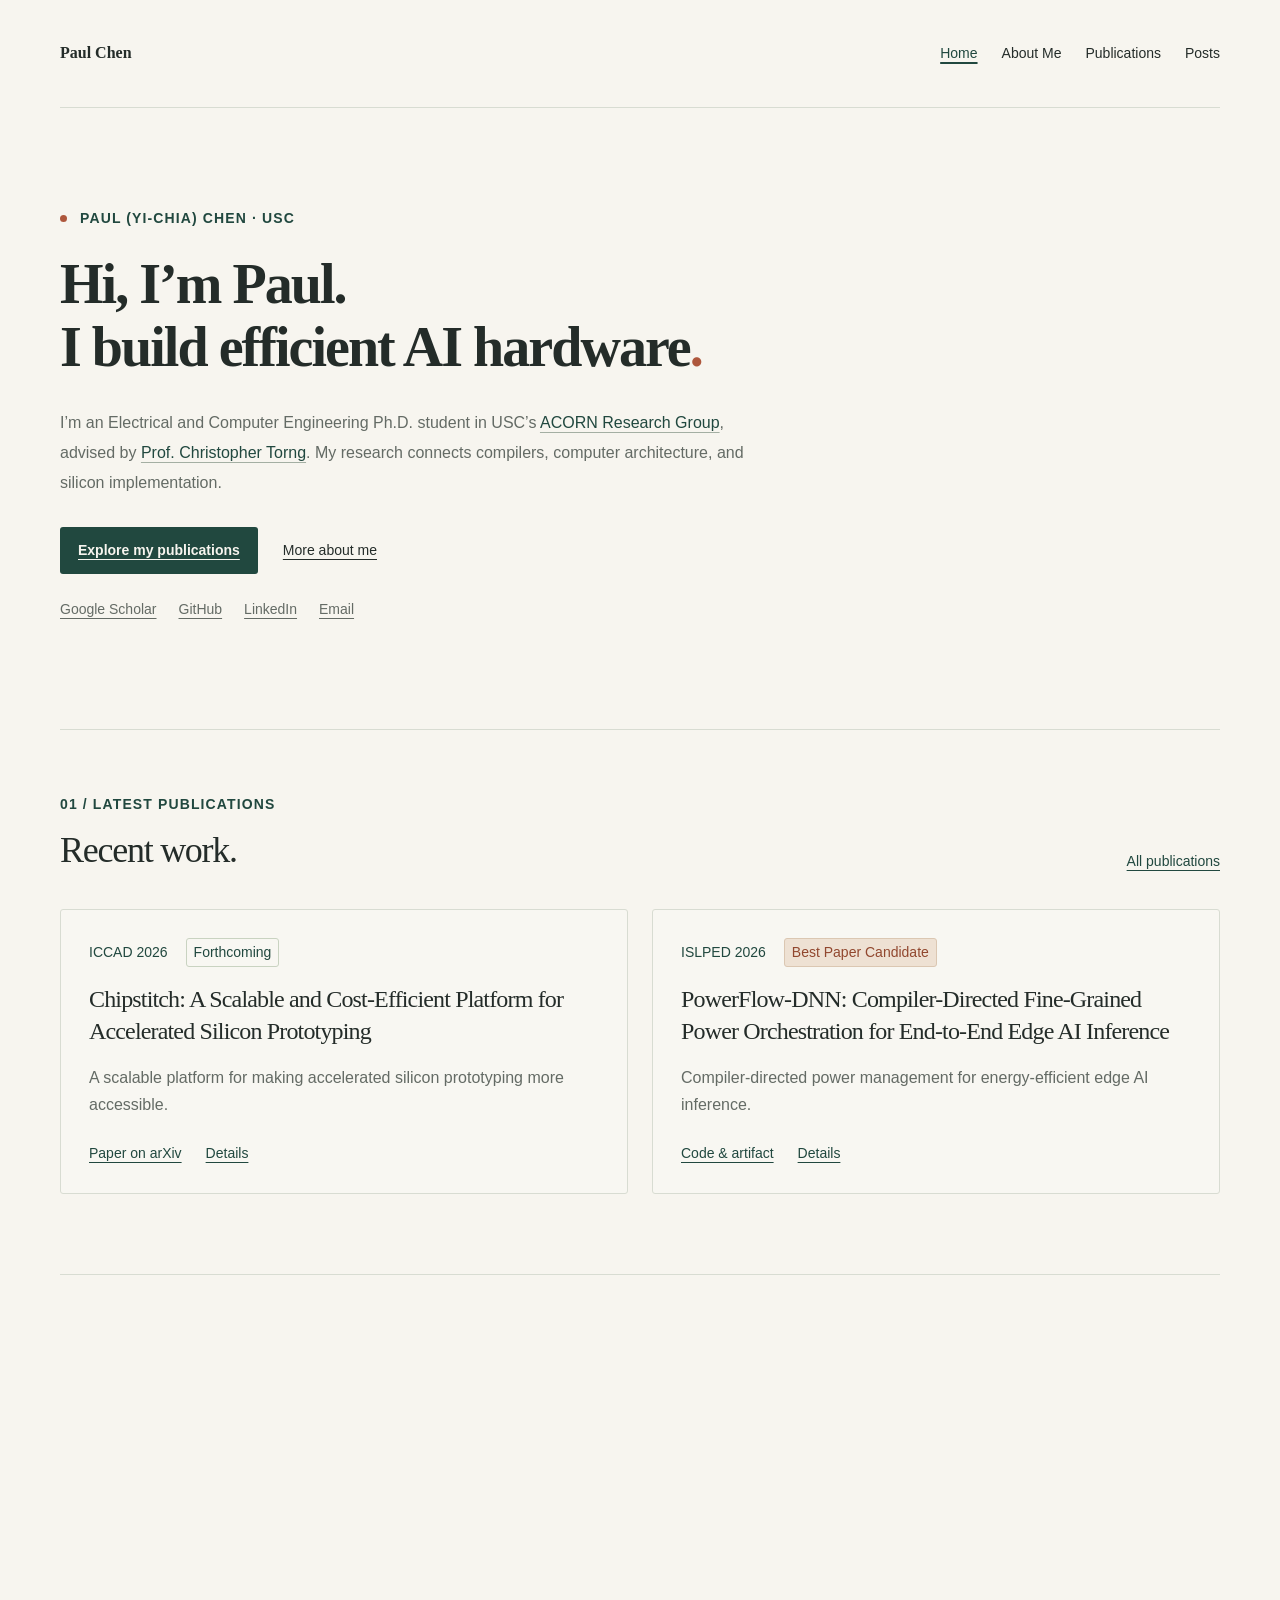
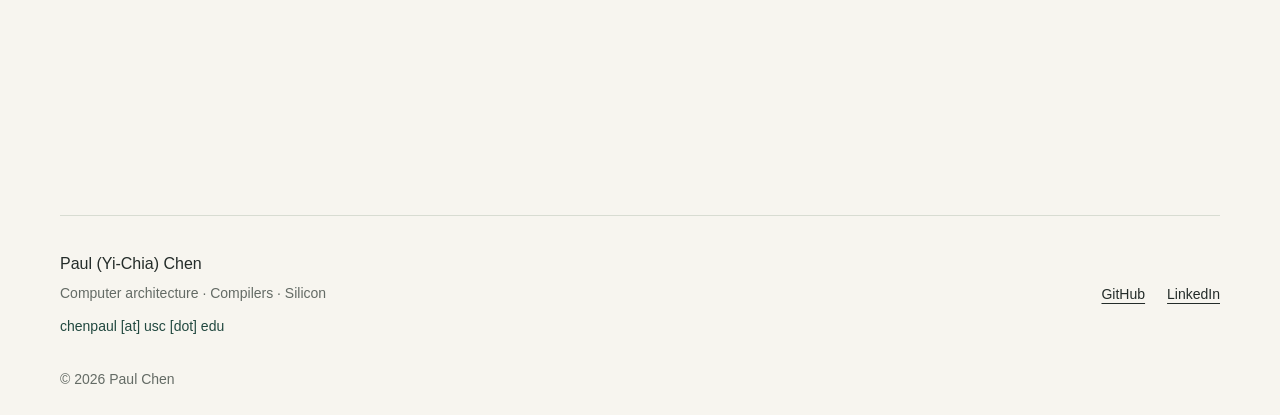
<file: index.html>
<!doctype html>
<html lang="en">
<head>
  <meta charset="utf-8">
  <meta name="viewport" content="width=device-width, initial-scale=1">
  <meta name="description" content="Paul (Yi-Chia) Chen is an ECE Ph.D. student at USC building energy-efficient AI hardware through compilers, architecture, and silicon implementation.">
  <meta name="theme-color" content="#f7f5ef">
  <title>Home | Paul Chen</title>
  <link rel="icon" href="data:,">
  <link rel="stylesheet" href="assets/style.css?v=20261017-100">
  <script src="assets/main.js" defer></script>
</head>
<body>
<a class="skip-link" href="#main">Skip to content</a>
<header class="site-header wrap">
  <a class="site-name" href="index.html" aria-label="Paul Chen home">Paul Chen</a>
  <nav aria-label="Main navigation">
    <a href="index.html" aria-current="page">Home</a>
    <a href="about.html">About Me</a>
    <a href="publications.html" >Publications</a>
    <a href="posts.html">Posts</a>
  </nav>
</header>
<main id="main" class="home-main">
  <section class="home-intro wrap scroll-section" aria-labelledby="intro-title">
    <div class="section-content">
    <p class="eyebrow"><span class="status-dot"></span> Paul (Yi-Chia) Chen · USC</p>
    <h1 id="intro-title">Hi, I’m Paul.<br>I build efficient AI hardware<span class="accent">.</span></h1>
    <p class="home-summary">I’m an Electrical and Computer Engineering Ph.D. student in USC’s <a href="https://acorn-research.usc.edu/">ACORN Research Group</a>, advised by <a href="https://ctorng.com/">Prof. Christopher Torng</a>. My research connects compilers, computer architecture, and silicon implementation.</p>
    <div class="hero-links"><a class="button" href="publications.html">Explore my publications</a><a href="about.html">More about me</a></div>
    <div class="social-links"><a href="https://scholar.google.com/citations?user=VnZjGTgAAAAJ&amp;hl=en">Google Scholar</a><a href="https://github.com/pacchen">GitHub</a><a href="https://www.linkedin.com/in/paul-chen-chen">LinkedIn</a><a href="mailto:chenpaul@usc.edu">Email</a></div>
    </div>
  </section>
  <section class="home-preview wrap scroll-section" id="latest-publications" aria-labelledby="latest-publications-title">
    <div class="section-content">
      <div class="section-heading">
        <div><p class="eyebrow">01 / Latest publications</p><h2 id="latest-publications-title">Recent work.</h2></div>
        <a class="text-link" href="publications.html">All publications</a>
      </div>
      <div class="preview-grid">
        <article class="preview-card">
          <div class="publication-meta"><span>ICCAD 2026</span><span class="tag">Forthcoming</span></div>
          <h3><a href="publications.html#chipstitch">Chipstitch: A Scalable and Cost-Efficient Platform for Accelerated Silicon Prototyping</a></h3>
          <p>A scalable platform for making accelerated silicon prototyping more accessible.</p>
          <div class="paper-links"><a href="https://arxiv.org/abs/2512.10089">Paper on arXiv</a><a href="publications.html#chipstitch">Details</a></div>
        </article>
        <article class="preview-card">
          <div class="publication-meta"><span>ISLPED 2026</span><span class="tag award">Best Paper Candidate</span></div>
          <h3><a href="publications.html#powerflow">PowerFlow-DNN: Compiler-Directed Fine-Grained Power Orchestration for End-to-End Edge AI Inference</a></h3>
          <p>Compiler-directed power management for energy-efficient edge AI inference.</p>
          <div class="paper-links"><a href="https://github.com/usc-acorn/chen-powerflowdnn-islped2026">Code &amp; artifact</a><a href="publications.html#powerflow">Details</a></div>
        </article>
      </div>
    </div>
  </section>
  <section class="home-preview wrap scroll-section" id="latest-posts" aria-labelledby="latest-posts-title">
    <div class="section-content">
      <div class="section-heading">
        <div><p class="eyebrow">02 / Latest posts</p><h2 id="latest-posts-title">Notes along the way.</h2></div>
        <a class="text-link" href="posts.html">All posts</a>
      </div>
      <div class="post-list">
        <article class="post-list-item">
      <a href="posts/my-first-tapeout.html" aria-label="Read My first tapeout">
        <img src="images/chip-die.jpg" width="240" height="240" alt="Chip die photograph for My first tapeout.">
      </a>
      <div>
        <p class="post-meta"><time datetime="2026-01">Jan 2026</time> · Chip design</p>
        <h3><a href="posts/my-first-tapeout.html">My first tapeout</a></h3>
        <p>Our Intel 16 nm BERT accelerator, integrating the class chip with a star network, and the clocking challenges that motivated Chipstitch.</p>
        <a class="text-link" href="posts/my-first-tapeout.html">Read the post</a>
      </div>
    </article>
      </div>
    </div>
  </section>
</main>
<footer class="site-footer wrap">
  <div><a class="footer-name" href="index.html">Paul (Yi-Chia) Chen</a><p>Computer architecture · Compilers · Silicon</p><p class="footer-email">chenpaul [at] usc [dot] edu</p></div>
  <div class="footer-links"><a href="https://github.com/pacchen">GitHub</a><a href="https://www.linkedin.com/in/paul-chen-chen">LinkedIn</a></div>
  <p class="colophon">© 2026 Paul Chen</p>
</footer>
</body>
</html>
</file>
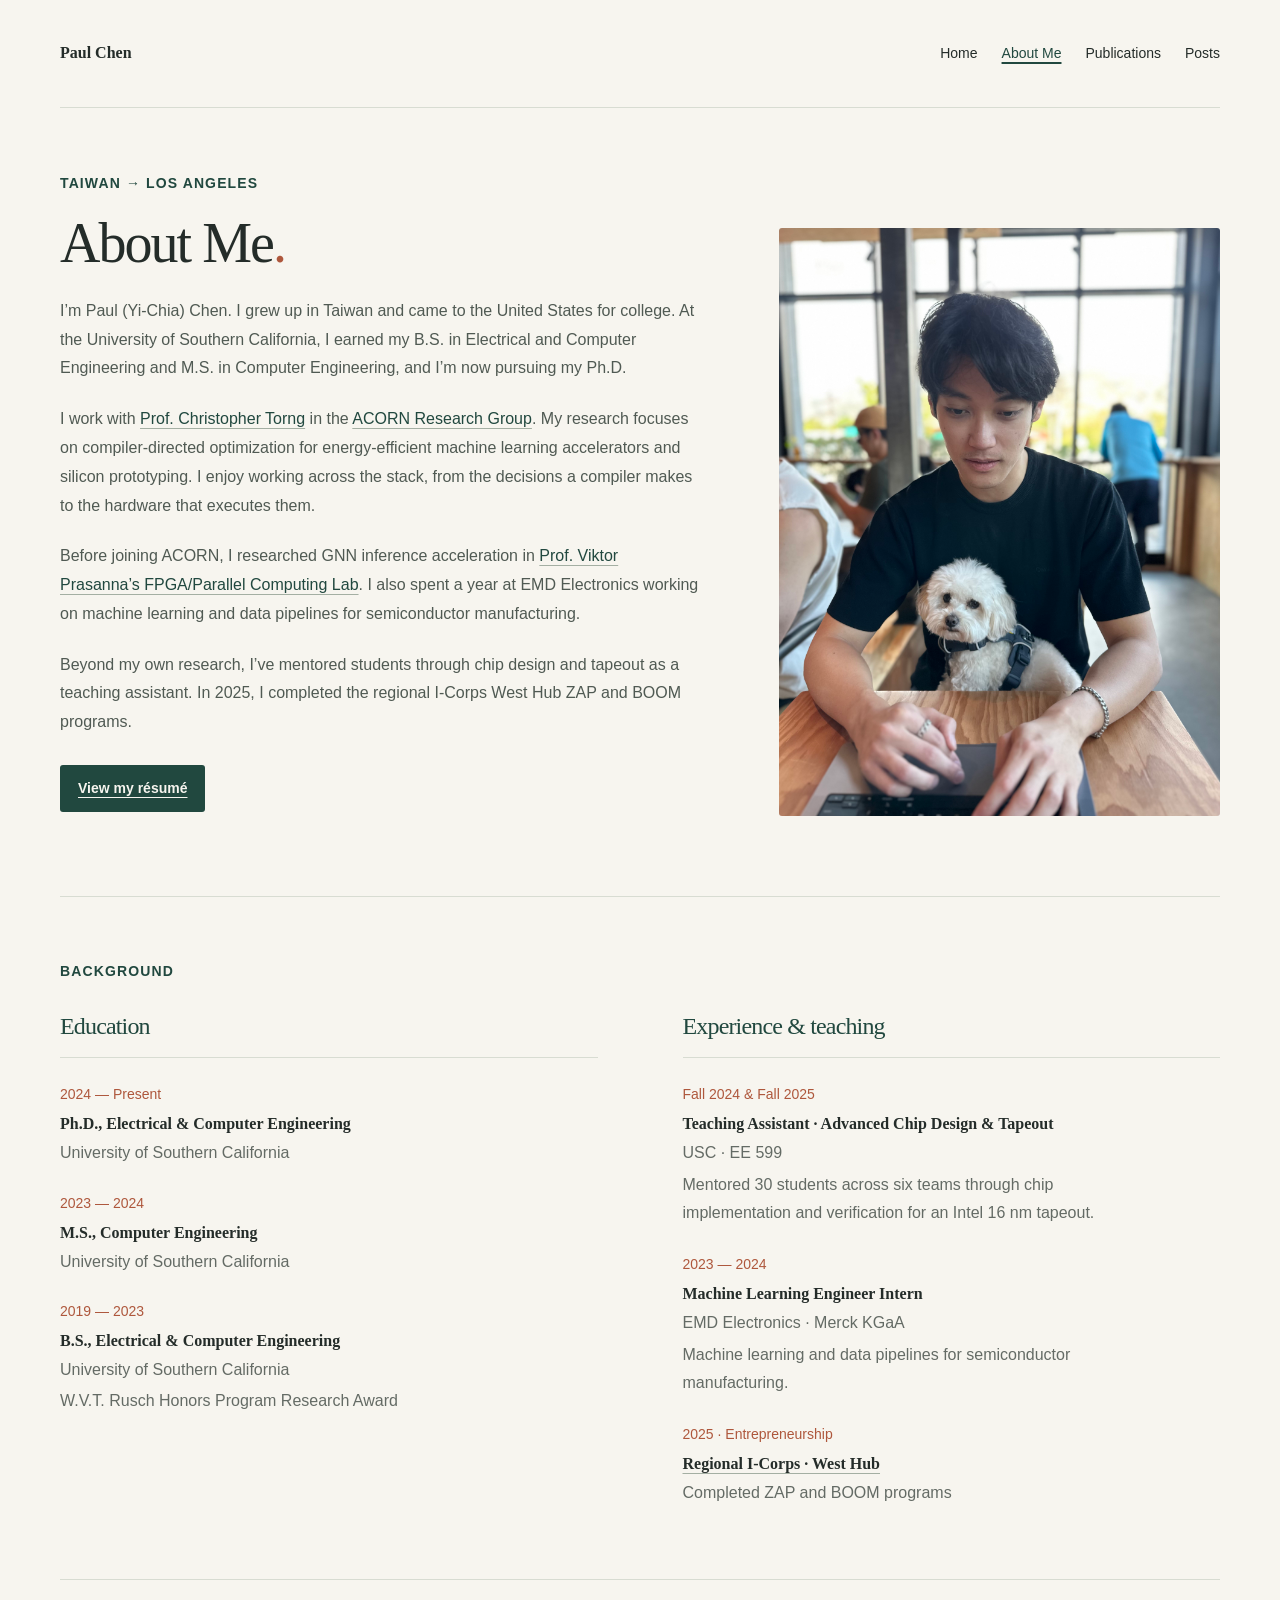
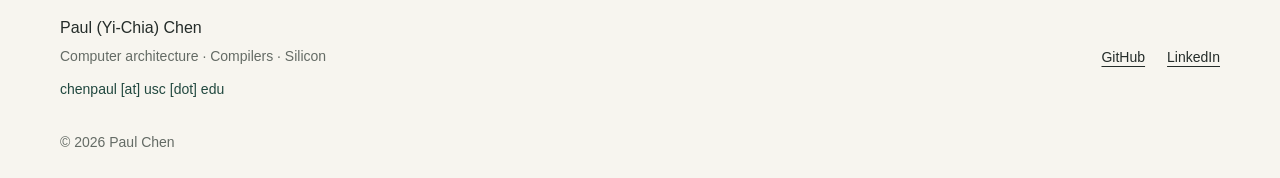
<file: about.html>
<!doctype html>
<html lang="en">
<head>
  <meta charset="utf-8">
  <meta name="viewport" content="width=device-width, initial-scale=1">
  <meta name="description" content="About Paul (Yi-Chia) Chen: from Taiwan to USC, research in efficient AI hardware, chip design experience, teaching, and education.">
  <meta name="theme-color" content="#f7f5ef">
  <title>About Me | Paul Chen</title>
  <link rel="icon" href="data:,">
  <link rel="stylesheet" href="assets/style.css?v=20261017-100">
  <script src="assets/main.js" defer></script>
</head>
<body>
<a class="skip-link" href="#main">Skip to content</a>
<header class="site-header wrap">
  <a class="site-name" href="index.html" aria-label="Paul Chen home">Paul Chen</a>
  <nav aria-label="Main navigation">
    <a href="index.html">Home</a>
    <a href="about.html" aria-current="page">About Me</a>
    <a href="publications.html" >Publications</a>
    <a href="posts.html">Posts</a>
  </nav>
</header>
<main id="main">
  <section class="about-intro wrap" aria-labelledby="about-title">
    <div class="about-copy">
      <p class="eyebrow">Taiwan → Los Angeles</p>
      <h1 id="about-title">About Me<span class="accent">.</span></h1>
      <p class="intro">I’m Paul (Yi-Chia) Chen. I grew up in Taiwan and came to the United States for college. At the University of Southern California, I earned my B.S. in Electrical and Computer Engineering and M.S. in Computer Engineering, and I’m now pursuing my Ph.D.</p>
      <p class="intro">I work with <a href="https://ctorng.com/">Prof. Christopher Torng</a> in the <a href="https://acorn-research.usc.edu/">ACORN Research Group</a>. My research focuses on compiler-directed optimization for energy-efficient machine learning accelerators and silicon prototyping. I enjoy working across the stack, from the decisions a compiler makes to the hardware that executes them.</p>
      <p class="intro">Before joining ACORN, I researched GNN inference acceleration in <a href="https://sites.usc.edu/fpga/">Prof. Viktor Prasanna’s FPGA/Parallel Computing Lab</a>. I also spent a year at EMD Electronics working on machine learning and data pipelines for semiconductor manufacturing.</p>
      <p class="intro">Beyond my own research, I’ve mentored students through chip design and tapeout as a teaching assistant. In 2025, I completed the regional I-Corps West Hub ZAP and BOOM programs.</p>
      <a class="button resume-button" href="files/Paul-Chen-Resume-website.pdf">View my résumé</a>
    </div>
    <figure class="portrait-block">
      <img src="images/paul-chen.jpg" width="2924" height="3898" alt="Paul (Yi-Chia) Chen.">
    </figure>
  </section>
<section class="section wrap background-section" aria-label="Education and experience">
  <p class="eyebrow background-label">Background</p>
  <div class="background-grid"><div><h3 class="column-title">Education</h3>
    <div class="timeline-item"><p class="item-date">2024 — Present</p><h4>Ph.D., Electrical &amp; Computer Engineering</h4><p>University of Southern California</p></div>
    <div class="timeline-item"><p class="item-date">2023 — 2024</p><h4>M.S., Computer Engineering</h4><p>University of Southern California</p></div>
    <div class="timeline-item"><p class="item-date">2019 — 2023</p><h4>B.S., Electrical &amp; Computer Engineering</h4><p>University of Southern California</p><p class="detail">W.V.T. Rusch Honors Program Research Award</p></div>
  </div><div><h3 class="column-title">Experience &amp; teaching</h3>
    <div class="timeline-item"><p class="item-date">Fall 2024 &amp; Fall 2025</p><h4>Teaching Assistant · Advanced Chip Design &amp; Tapeout</h4><p>USC · EE 599</p><p class="detail">Mentored 30 students across six teams through chip implementation and verification for an Intel 16 nm tapeout.</p></div>
    <div class="timeline-item"><p class="item-date">2023 — 2024</p><h4>Machine Learning Engineer Intern</h4><p>EMD Electronics · Merck KGaA</p><p class="detail">Machine learning and data pipelines for semiconductor manufacturing.</p></div>
    <div class="timeline-item"><p class="item-date">2025 · Entrepreneurship</p><h4><a href="https://www.icorpshubwest.org/program">Regional I-Corps · West Hub</a></h4><p>Completed ZAP and BOOM programs</p></div>
  </div></div>
</section>

</main>
<footer class="site-footer wrap">
  <div><a class="footer-name" href="index.html">Paul (Yi-Chia) Chen</a><p>Computer architecture · Compilers · Silicon</p><p class="footer-email">chenpaul [at] usc [dot] edu</p></div>
  <div class="footer-links"><a href="https://github.com/pacchen">GitHub</a><a href="https://www.linkedin.com/in/paul-chen-chen">LinkedIn</a></div>
  <p class="colophon">© 2026 Paul Chen</p>
</footer>
</body>
</html>
</file>
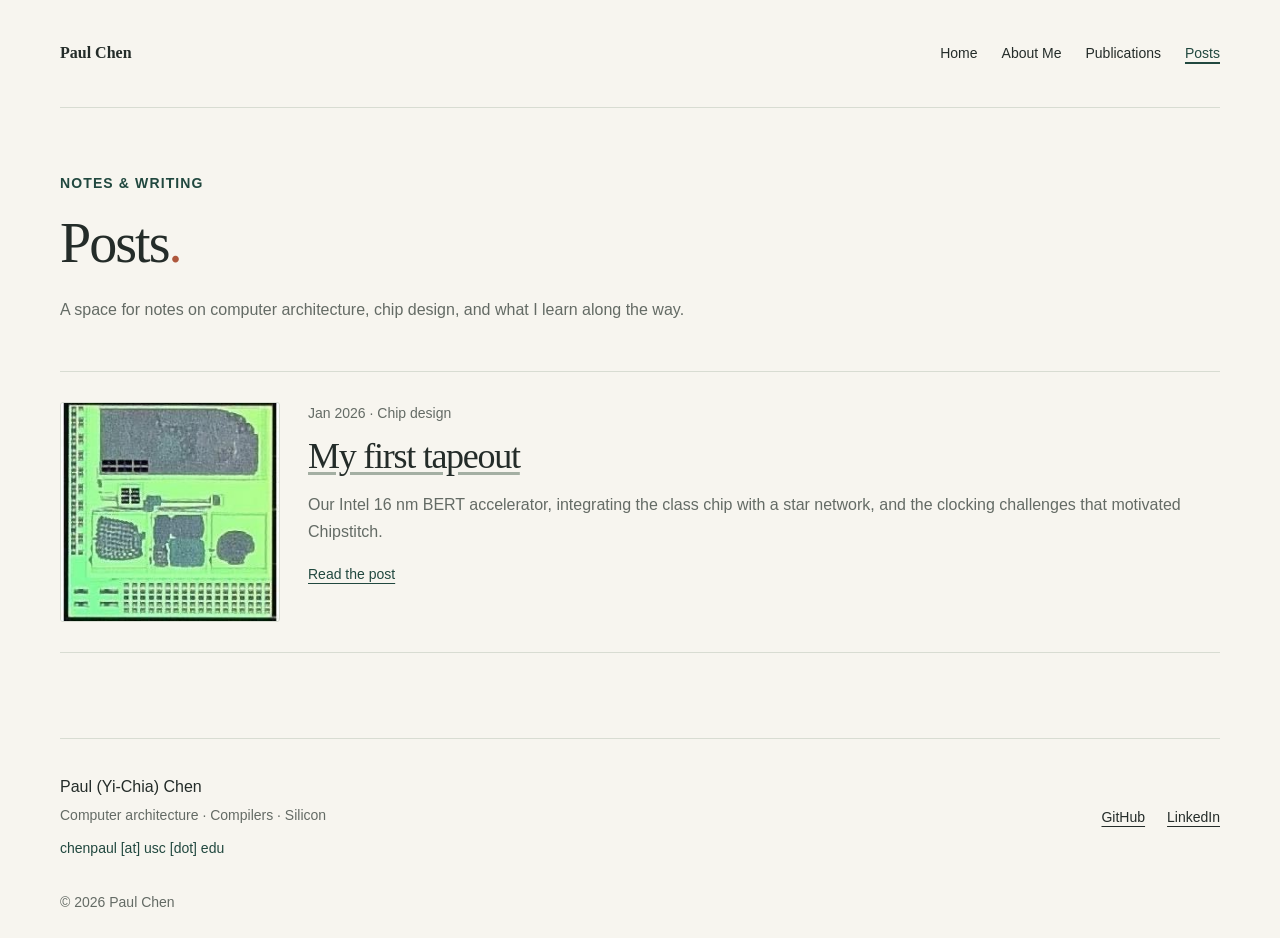
<file: posts.html>
<!doctype html>
<html lang="en">
<head>
  <meta charset="utf-8">
  <meta name="viewport" content="width=device-width, initial-scale=1">
  <meta name="description" content="Notes and writing by Paul (Yi-Chia) Chen on computer architecture, chip design, and research.">
  <meta name="theme-color" content="#f7f5ef">
  <title>Posts | Paul Chen</title>
  <link rel="icon" href="data:,">
  <link rel="stylesheet" href="assets/style.css?v=20261017-100">
</head>
<body>
<a class="skip-link" href="#main">Skip to content</a>
<header class="site-header wrap">
  <a class="site-name" href="index.html" aria-label="Paul Chen home">Paul Chen</a>
  <nav aria-label="Main navigation">
    <a href="index.html" >Home</a>
    <a href="about.html">About Me</a>
    <a href="publications.html">Publications</a>
    <a href="posts.html" aria-current="page">Posts</a>
  </nav>
</header>
<main id="main" class="wrap posts-main">
  <section class="page-intro" aria-labelledby="posts-title">
    <p class="eyebrow">Notes &amp; writing</p>
    <h1 id="posts-title">Posts<span class="accent">.</span></h1>
    <p>A space for notes on computer architecture, chip design, and what I learn along the way.</p>
  </section>
  <section class="post-list" aria-label="All posts">
    <article class="post-list-item">
      <a href="posts/my-first-tapeout.html" aria-label="Read My first tapeout">
        <img src="images/chip-die.jpg" width="240" height="240" alt="Chip die photograph for My first tapeout.">
      </a>
      <div>
        <p class="post-meta"><time datetime="2026-01">Jan 2026</time> · Chip design</p>
        <h2><a href="posts/my-first-tapeout.html">My first tapeout</a></h2>
        <p>Our Intel 16 nm BERT accelerator, integrating the class chip with a star network, and the clocking challenges that motivated Chipstitch.</p>
        <a class="text-link" href="posts/my-first-tapeout.html">Read the post</a>
      </div>
    </article>
  </section>
</main>
<footer class="site-footer wrap">
  <div><a class="footer-name" href="index.html">Paul (Yi-Chia) Chen</a><p>Computer architecture · Compilers · Silicon</p><p class="footer-email">chenpaul [at] usc [dot] edu</p></div>
  <div class="footer-links"><a href="https://github.com/pacchen">GitHub</a><a href="https://www.linkedin.com/in/paul-chen-chen">LinkedIn</a></div>
  <p class="colophon">© 2026 Paul Chen</p>
</footer>
</body>
</html>
</file>
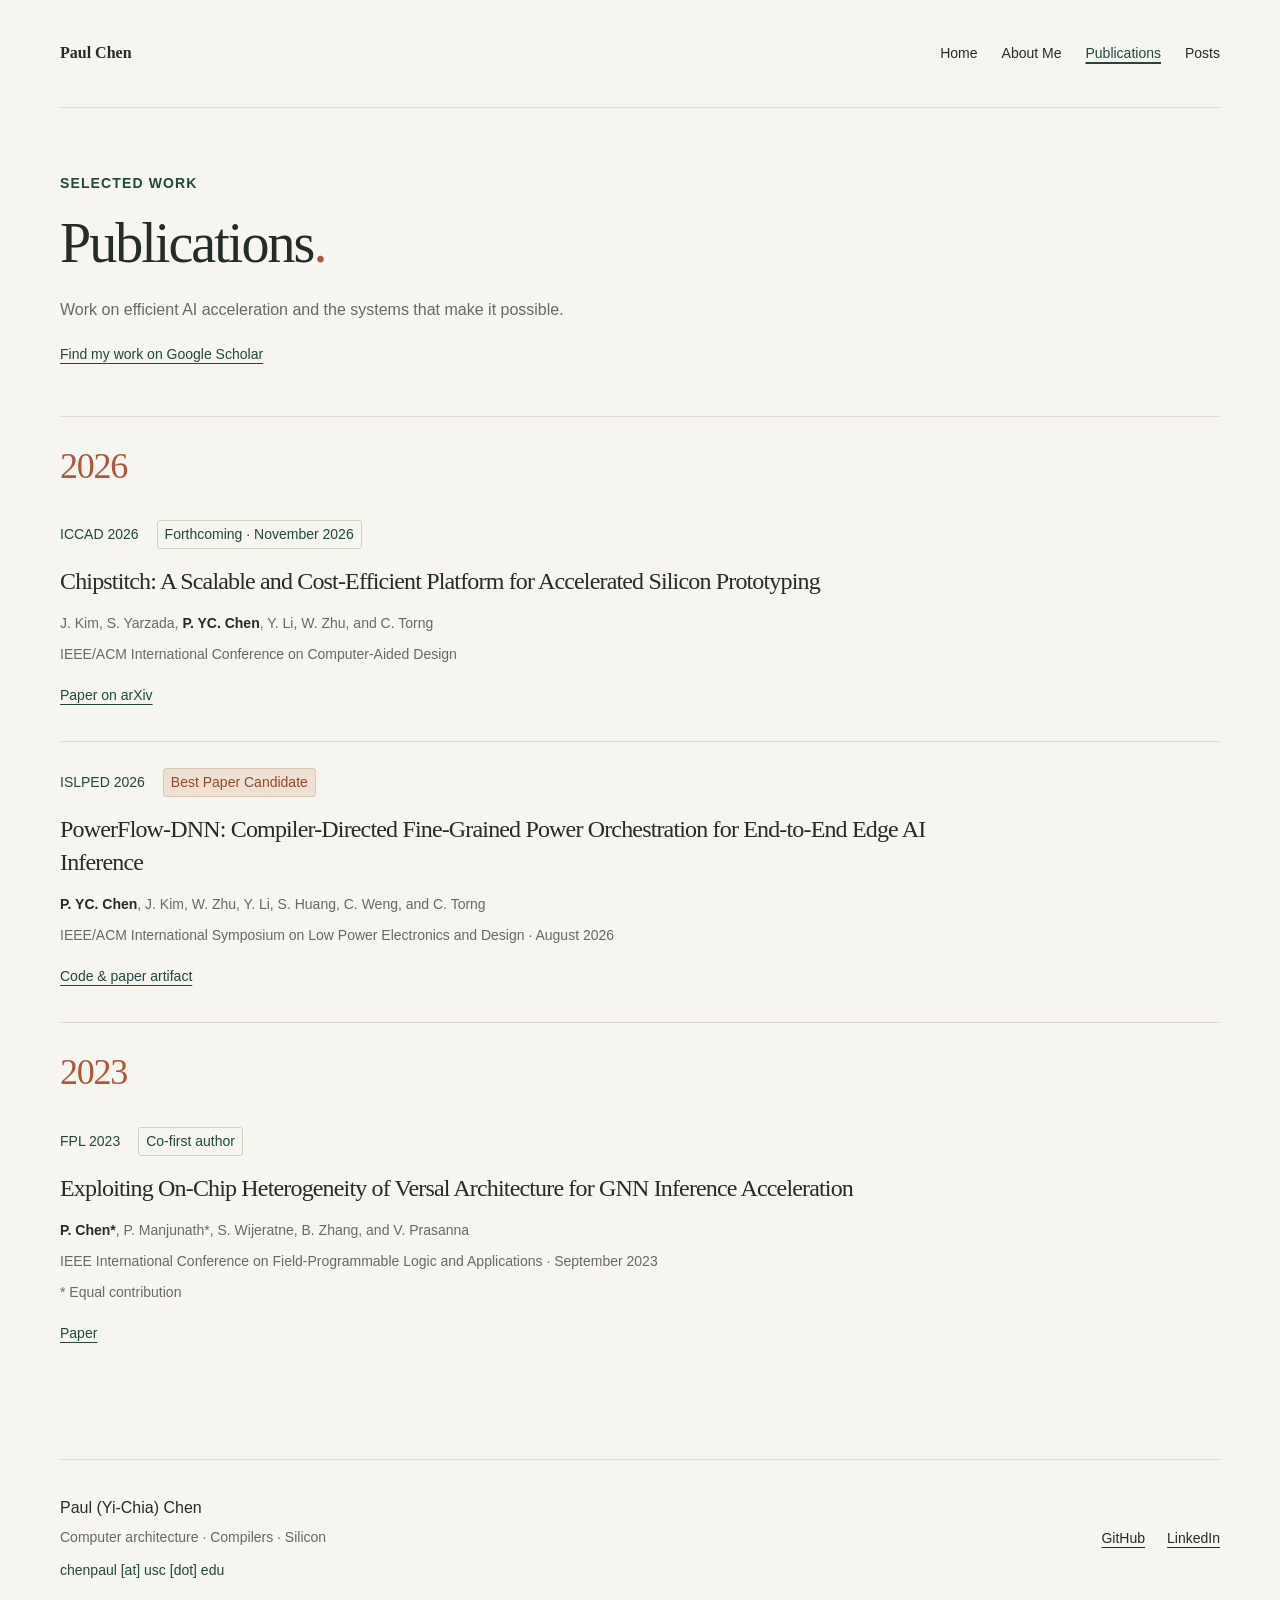
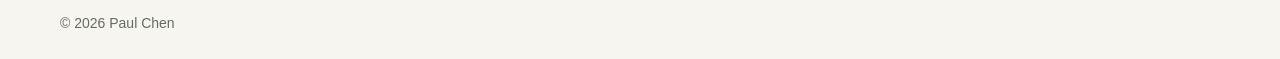
<file: publications.html>
<!doctype html>
<html lang="en">
<head>
  <meta charset="utf-8">
  <meta name="viewport" content="width=device-width, initial-scale=1">
  <meta name="description" content="Publications by Paul (Yi-Chia) Chen in computer architecture, energy-efficient AI acceleration, and silicon prototyping.">
  <meta name="theme-color" content="#f7f5ef">
  <title>Publications | Paul Chen</title>
  <link rel="icon" href="data:,">
  <link rel="stylesheet" href="assets/style.css?v=20261017-100">
</head>
<body>
<a class="skip-link" href="#main">Skip to content</a>
<header class="site-header wrap">
  <a class="site-name" href="index.html" aria-label="Paul Chen home">Paul Chen</a>
  <nav aria-label="Main navigation">
    <a href="index.html" >Home</a>
    <a href="about.html">About Me</a>
    <a href="publications.html" aria-current="page">Publications</a>
    <a href="posts.html">Posts</a>
  </nav>
</header>
<main id="main" class="wrap publications-main">
<section class="page-intro" aria-labelledby="publications-title"><p class="eyebrow">Selected work</p><h1 id="publications-title">Publications<span class="accent">.</span></h1><p>Work on efficient AI acceleration and the systems that make it possible.</p><a class="text-link" href="https://scholar.google.com/citations?user=VnZjGTgAAAAJ&amp;hl=en">Find my work on Google Scholar</a></section>
<section class="publication-year" aria-labelledby="year-2026"><h2 id="year-2026">2026</h2><div>
<article class="publication" id="chipstitch"><div class="publication-meta"><span>ICCAD 2026</span><span class="tag">Forthcoming · November 2026</span></div><h3>Chipstitch: A Scalable and Cost-Efficient Platform for Accelerated Silicon Prototyping</h3><p class="authors">J. Kim, S. Yarzada, <strong>P. YC. Chen</strong>, Y. Li, W. Zhu, and C. Torng</p><p class="venue">IEEE/ACM International Conference on Computer-Aided Design</p><div class="paper-links"><a href="https://arxiv.org/abs/2512.10089">Paper on arXiv</a></div></article>
<article class="publication" id="powerflow"><div class="publication-meta"><span>ISLPED 2026</span><span class="tag award">Best Paper Candidate</span></div><h3>PowerFlow-DNN: Compiler-Directed Fine-Grained Power Orchestration for End-to-End Edge AI Inference</h3><p class="authors"><strong>P. YC. Chen</strong>, J. Kim, W. Zhu, Y. Li, S. Huang, C. Weng, and C. Torng</p><p class="venue">IEEE/ACM International Symposium on Low Power Electronics and Design · August 2026</p><div class="paper-links"><a href="https://github.com/usc-acorn/chen-powerflowdnn-islped2026">Code &amp; paper artifact</a></div></article>
</div></section>
<section class="publication-year" aria-labelledby="year-2023"><h2 id="year-2023">2023</h2><div><article class="publication" id="versal"><div class="publication-meta"><span>FPL 2023</span><span class="tag">Co-first author</span></div><h3>Exploiting On-Chip Heterogeneity of Versal Architecture for GNN Inference Acceleration</h3><p class="authors"><strong>P. Chen*</strong>, P. Manjunath*, S. Wijeratne, B. Zhang, and V. Prasanna</p><p class="venue">IEEE International Conference on Field-Programmable Logic and Applications · September 2023</p><p class="contribution">* Equal contribution</p><div class="paper-links"><a href="https://arxiv.org/abs/2308.02749">Paper</a></div></article></div></section>
</main>
<footer class="site-footer wrap">
  <div><a class="footer-name" href="index.html">Paul (Yi-Chia) Chen</a><p>Computer architecture · Compilers · Silicon</p><p class="footer-email">chenpaul [at] usc [dot] edu</p></div>
  <div class="footer-links"><a href="https://github.com/pacchen">GitHub</a><a href="https://www.linkedin.com/in/paul-chen-chen">LinkedIn</a></div>
  <p class="colophon">© 2026 Paul Chen</p>
</footer>
</body>
</html>
</file>
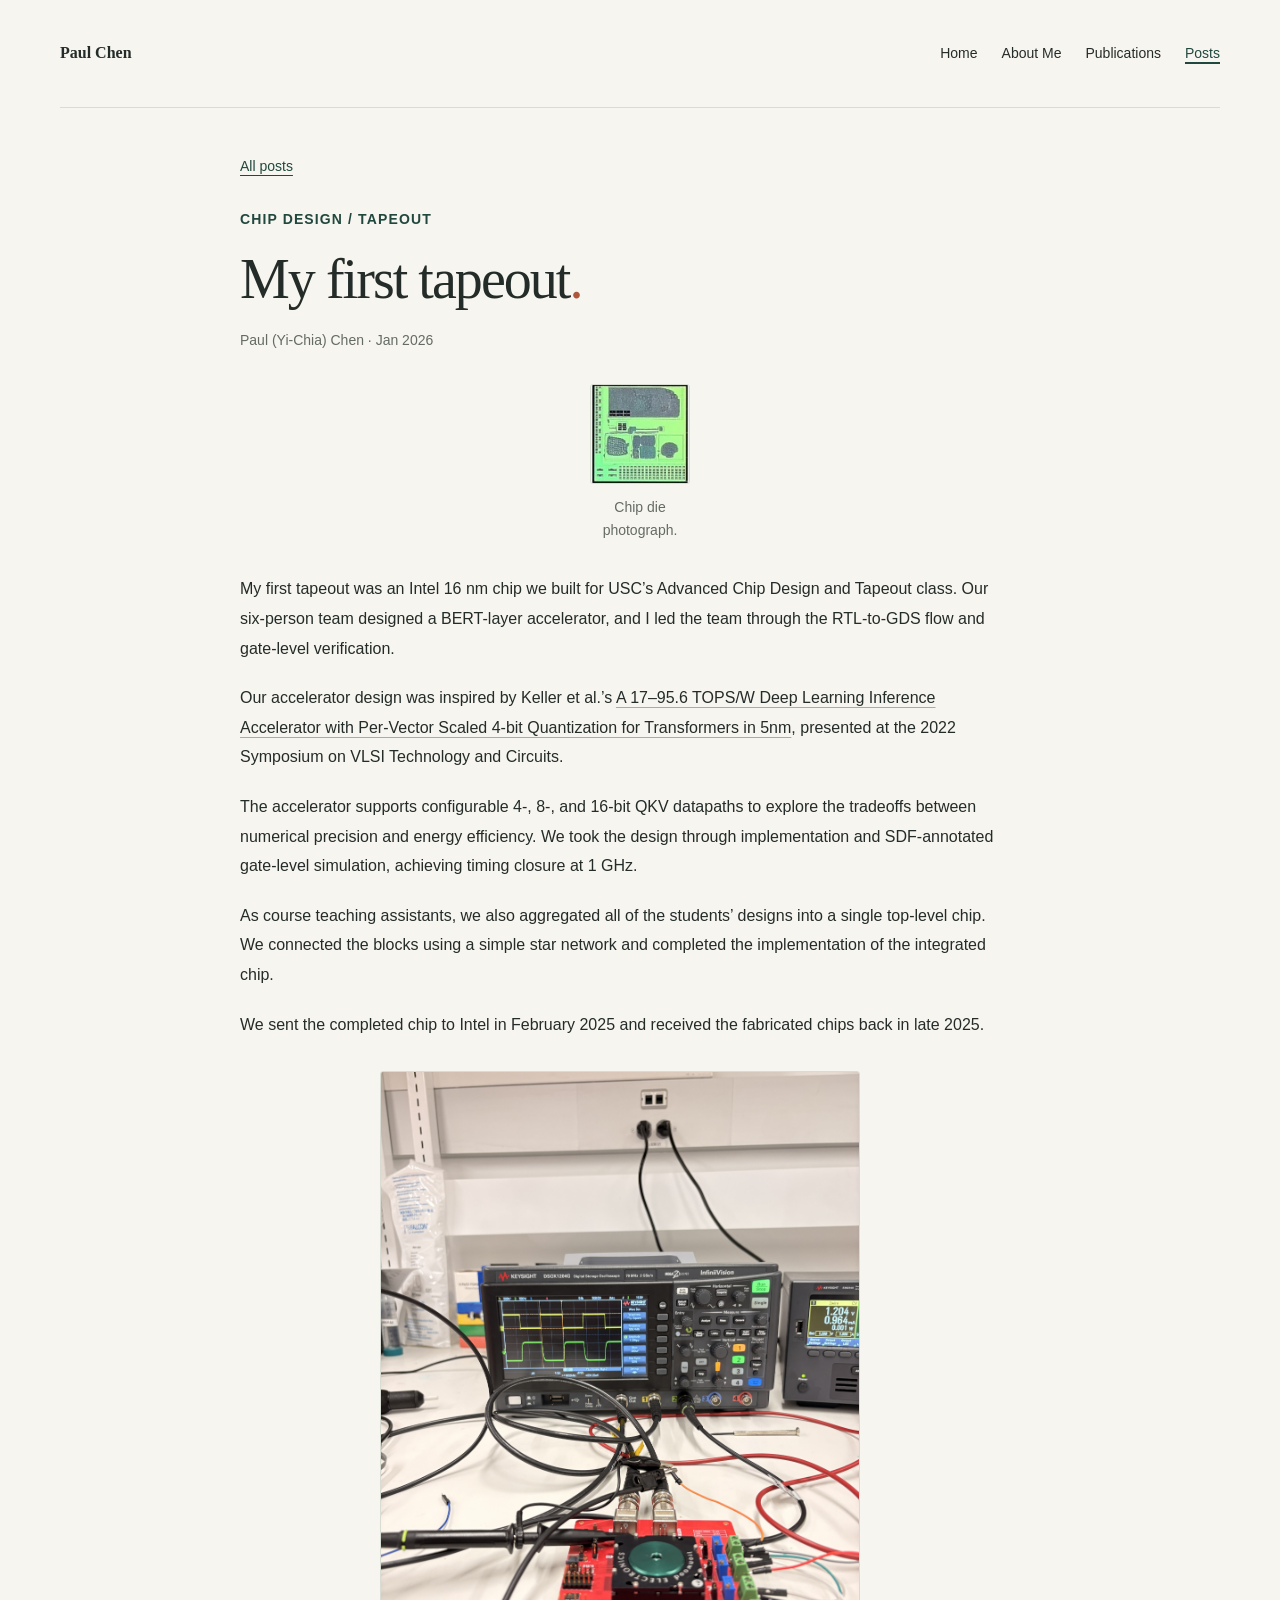
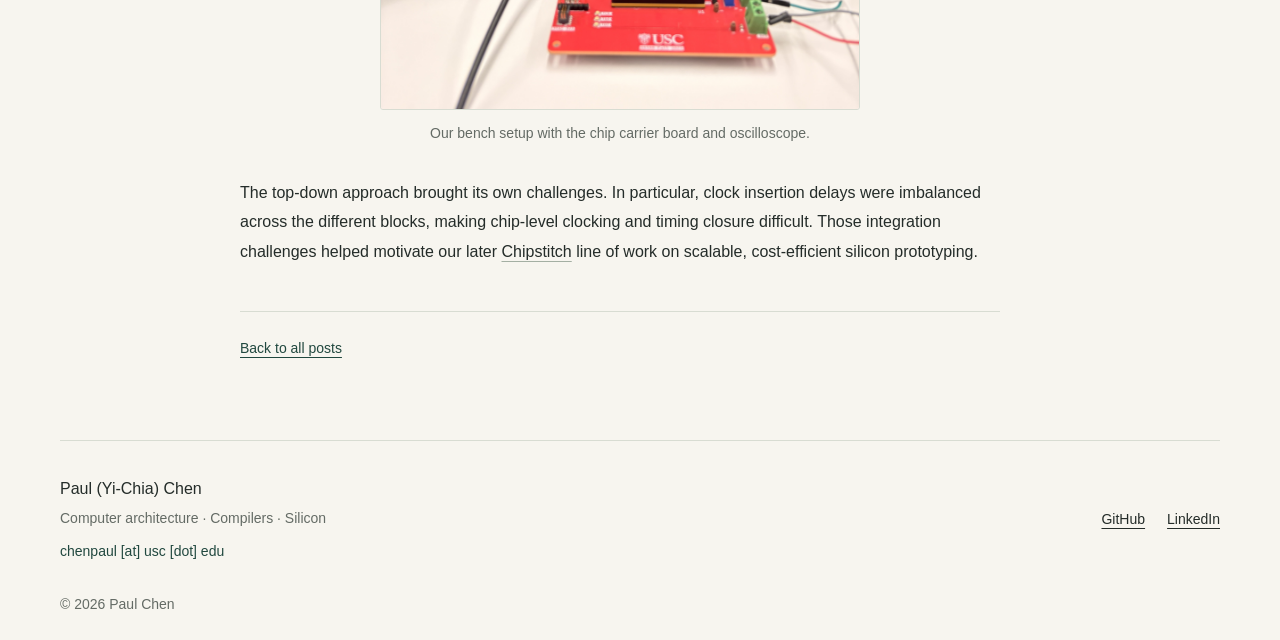
<file: posts/my-first-tapeout.html>
<!doctype html>
<html lang="en">
<head>
  <meta charset="utf-8">
  <meta name="viewport" content="width=device-width, initial-scale=1">
  <meta name="description" content="A look at our Intel 16 nm BERT accelerator, built for USC’s Advanced Chip Design and Tapeout class.">
  <meta name="theme-color" content="#f7f5ef">
  <title>My first tapeout | Paul Chen</title>
  <link rel="icon" href="data:,">
  <link rel="stylesheet" href="../assets/style.css?v=20261017-100">
</head>
<body>
<a class="skip-link" href="#main">Skip to content</a>
<header class="site-header wrap">
  <a class="site-name" href="../index.html" aria-label="Paul Chen home">Paul Chen</a>
  <nav aria-label="Main navigation">
    <a href="../index.html" >Home</a>
    <a href="../about.html">About Me</a>
    <a href="../publications.html">Publications</a>
    <a href="../posts.html" aria-current="page">Posts</a>
  </nav>
</header>
<main id="main" class="wrap post-main">
  <article class="post-article" aria-labelledby="post-title">
    <header class="post-header">
      <a class="text-link" href="../posts.html">All posts</a>
      <p class="eyebrow">Chip design / Tapeout</p>
      <h1 id="post-title">My first tapeout<span class="accent">.</span></h1>
      <p class="post-meta">Paul (Yi-Chia) Chen · <time datetime="2026-01">Jan 2026</time></p>
    </header>

    <figure class="post-figure post-figure--die">
      <img src="../images/chip-die.jpg" width="240" height="240" alt="Die photograph showing the integrated chip blocks.">
      <figcaption>Chip die photograph.</figcaption>
    </figure>

    <div class="post-body">
      <p>My first tapeout was an Intel 16 nm chip we built for USC’s Advanced Chip Design and Tapeout class. Our six-person team designed a BERT-layer accelerator, and I led the team through the RTL-to-GDS flow and gate-level verification.</p>

      <p>Our accelerator design was inspired by Keller et al.’s <a href="https://research.nvidia.com/publication/2022-06_17-956-topsw-deep-learning-inference-accelerator-vector-scaled-4-bit">A 17–95.6 TOPS/W Deep Learning Inference Accelerator with Per-Vector Scaled 4-bit Quantization for Transformers in 5nm</a>, presented at the 2022 Symposium on VLSI Technology and Circuits.</p>

      <p>The accelerator supports configurable 4-, 8-, and 16-bit QKV datapaths to explore the tradeoffs between numerical precision and energy efficiency. We took the design through implementation and SDF-annotated gate-level simulation, achieving timing closure at 1 GHz.</p>

      <p>As course teaching assistants, we also aggregated all of the students’ designs into a single top-level chip. We connected the blocks using a simple star network and completed the implementation of the integrated chip.</p>

      <p>We sent the completed chip to Intel in February 2025 and received the fabricated chips back in late 2025.</p>

      <figure class="post-figure post-figure--bench">
        <img src="../images/tapeout-bench.jpg" width="2142" height="2856" alt="Bench setup with a chip carrier board, oscilloscope, and connected test equipment." loading="lazy">
        <figcaption>Our bench setup with the chip carrier board and oscilloscope.</figcaption>
      </figure>

      <p>The top-down approach brought its own challenges. In particular, clock insertion delays were imbalanced across the different blocks, making chip-level clocking and timing closure difficult. Those integration challenges helped motivate our later <a href="https://arxiv.org/abs/2512.10089">Chipstitch</a> line of work on scalable, cost-efficient silicon prototyping.</p>

      <div class="post-end"><a class="text-link" href="../posts.html">Back to all posts</a></div>
    </div>
  </article>
</main>
<footer class="site-footer wrap">
  <div><a class="footer-name" href="../index.html">Paul (Yi-Chia) Chen</a><p>Computer architecture · Compilers · Silicon</p><p class="footer-email">chenpaul [at] usc [dot] edu</p></div>
  <div class="footer-links"><a href="https://github.com/pacchen">GitHub</a><a href="https://www.linkedin.com/in/paul-chen-chen">LinkedIn</a></div>
  <p class="colophon">© 2026 Paul Chen</p>
</footer>
</body>
</html>
</file>
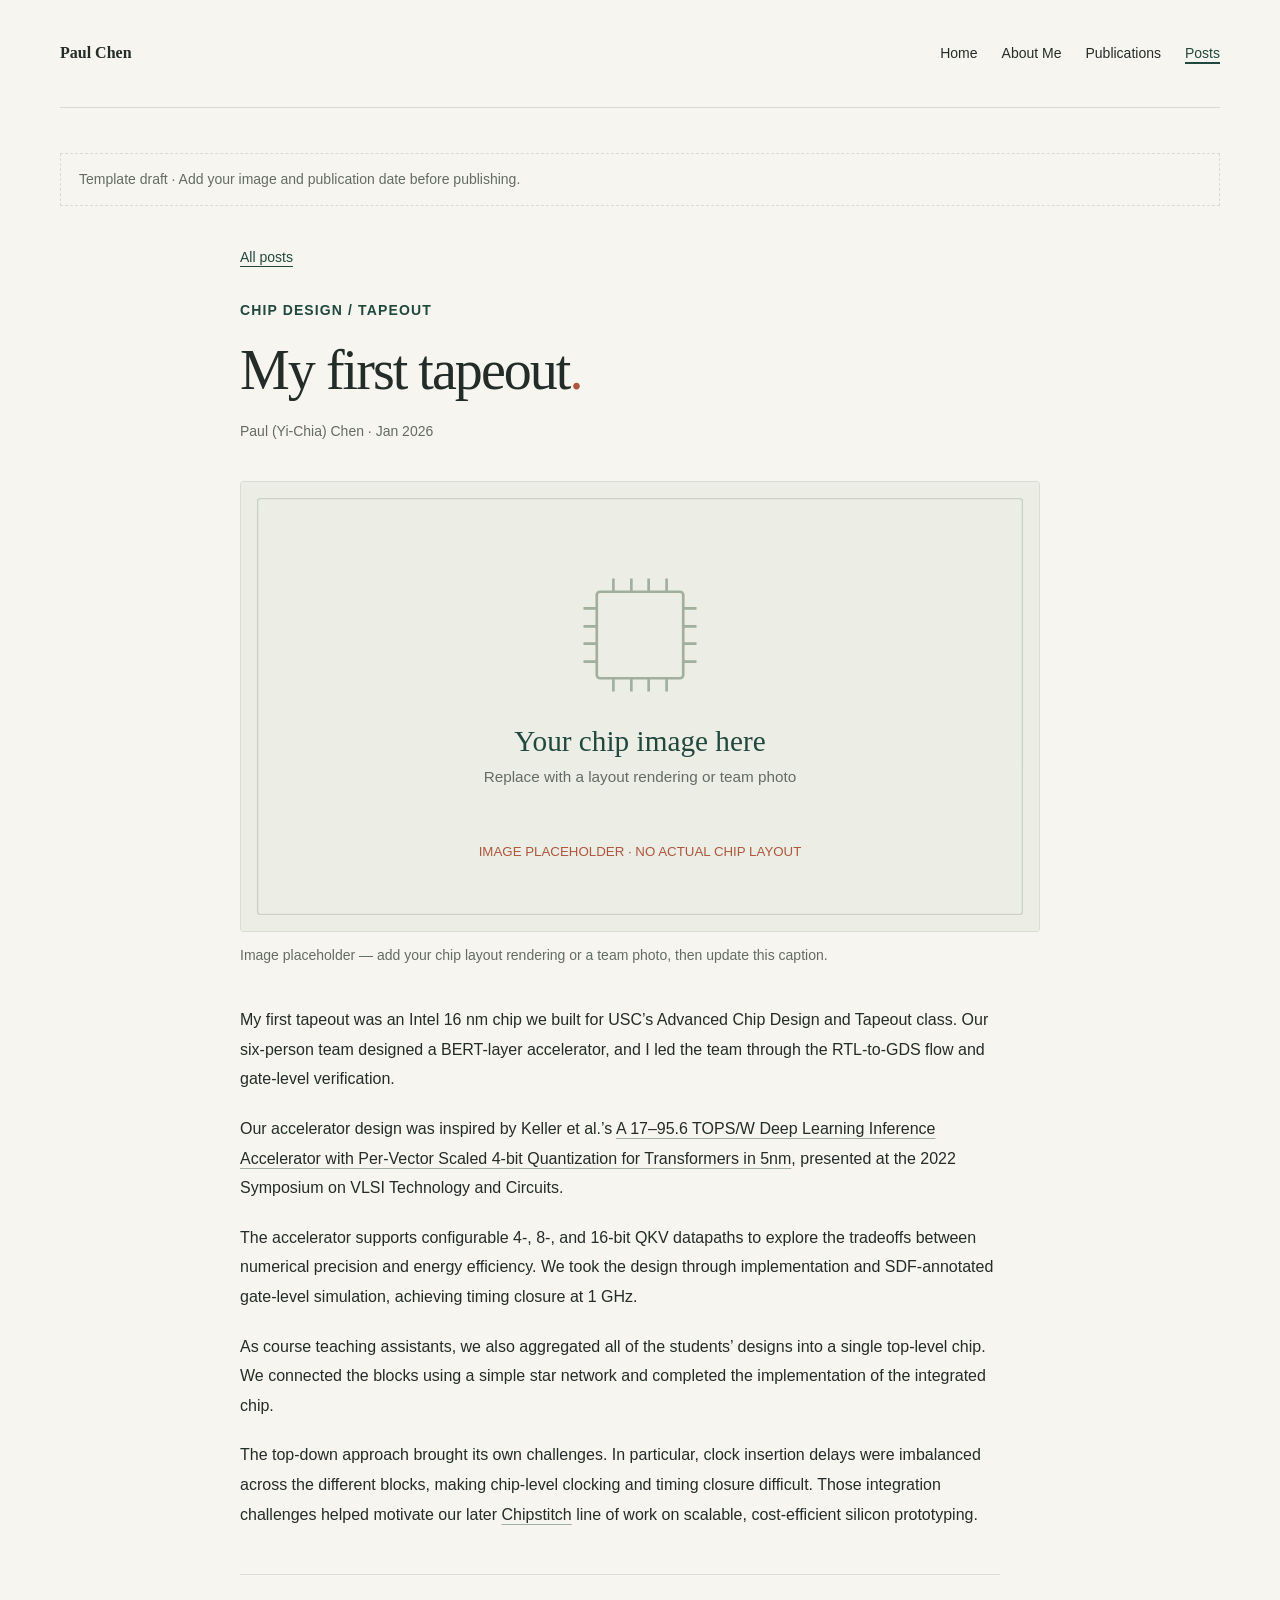
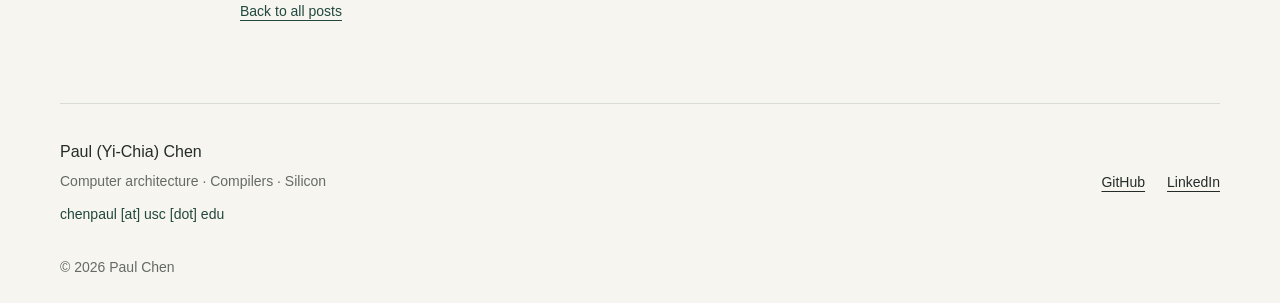
<file: templates/post-template.html>
<!doctype html>
<html lang="en">
<head>
  <meta charset="utf-8">
  <meta name="viewport" content="width=device-width, initial-scale=1">
  <meta name="description" content="A look at our Intel 16 nm BERT accelerator, built for USC’s Advanced Chip Design and Tapeout class.">
  <meta name="theme-color" content="#f7f5ef">
  <title>My first tapeout | Paul Chen</title>
  <link rel="icon" href="data:,">
  <link rel="stylesheet" href="../assets/style.css?v=20261017-100">
</head>
<body>
<a class="skip-link" href="#main">Skip to content</a>
<header class="site-header wrap">
  <a class="site-name" href="../index.html" aria-label="Paul Chen home">Paul Chen</a>
  <nav aria-label="Main navigation">
    <a href="../index.html" >Home</a>
    <a href="../about.html">About Me</a>
    <a href="../publications.html">Publications</a>
    <a href="../posts.html" aria-current="page">Posts</a>
  </nav>
</header>
<!-- COPY THIS FILE to posts/my-first-tapeout.html. See templates/README.md. -->
<main id="main" class="wrap post-main">
  <!-- Remove this draft notice before publishing. -->
  <aside class="draft-notice" aria-label="Template notice">Template draft · Add your image and publication date before publishing.</aside>
  <article class="post-article" aria-labelledby="post-title">
    <header class="post-header">
      <a class="text-link" href="../posts.html">All posts</a>
      <p class="eyebrow">Chip design / Tapeout</p>
      <!-- EDIT: Replace this title, summary, and date for every new post. -->
      <h1 id="post-title">My first tapeout<span class="accent">.</span></h1>
      <p class="post-meta">Paul (Yi-Chia) Chen · <time datetime="2026-01">Jan 2026</time></p>
    </header>

    <figure class="post-figure">
      <!-- EDIT: Replace src with ../images/your-image.jpg and describe the real image in alt. -->
      <img src="../images/post-image-placeholder.svg" width="1200" height="675" alt="Placeholder for a chip layout image or team photo; no actual chip layout is shown.">
      <!-- EDIT: Replace this caption with what the image shows and any image credit. -->
      <figcaption>Image placeholder — add your chip layout rendering or a team photo, then update this caption.</figcaption>
    </figure>

    <div class="post-body">
      <!-- EDIT: Keep the article as a sequence of paragraphs. Duplicate a p block to add more text. -->
      <p>My first tapeout was an Intel 16 nm chip we built for USC’s Advanced Chip Design and Tapeout class. Our six-person team designed a BERT-layer accelerator, and I led the team through the RTL-to-GDS flow and gate-level verification.</p>

      <p>Our accelerator design was inspired by Keller et al.’s <a href="https://research.nvidia.com/publication/2022-06_17-956-topsw-deep-learning-inference-accelerator-vector-scaled-4-bit">A 17–95.6 TOPS/W Deep Learning Inference Accelerator with Per-Vector Scaled 4-bit Quantization for Transformers in 5nm</a>, presented at the 2022 Symposium on VLSI Technology and Circuits.</p>

      <p>The accelerator supports configurable 4-, 8-, and 16-bit QKV datapaths to explore the tradeoffs between numerical precision and energy efficiency. We took the design through implementation and SDF-annotated gate-level simulation, achieving timing closure at 1 GHz.</p>

      <p>As course teaching assistants, we also aggregated all of the students’ designs into a single top-level chip. We connected the blocks using a simple star network and completed the implementation of the integrated chip.</p>

      <p>The top-down approach brought its own challenges. In particular, clock insertion delays were imbalanced across the different blocks, making chip-level clocking and timing closure difficult. Those integration challenges helped motivate our later <a href="https://arxiv.org/abs/2512.10089">Chipstitch</a> line of work on scalable, cost-efficient silicon prototyping.</p>

      <!-- OPTIONAL: Add more paragraphs, an image, or team acknowledgments here. -->
      <div class="post-end"><a class="text-link" href="../posts.html">Back to all posts</a></div>
    </div>
  </article>
</main>
<footer class="site-footer wrap">
  <div><a class="footer-name" href="../index.html">Paul (Yi-Chia) Chen</a><p>Computer architecture · Compilers · Silicon</p><p class="footer-email">chenpaul [at] usc [dot] edu</p></div>
  <div class="footer-links"><a href="https://github.com/pacchen">GitHub</a><a href="https://www.linkedin.com/in/paul-chen-chen">LinkedIn</a></div>
  <p class="colophon">© 2026 Paul Chen</p>
</footer>
</body>
</html>
</file>
<file: assets/style.css>
:root {
  --paper:#f7f5ef; --ink:#242c29; --muted:#646b65; --green:#21483f;
  --accent:#ae573c; --line:#d8dcd2; --tint:#eceee5;
  --serif:Georgia,serif; --sans:Arial,sans-serif;
  --heading-large:56px; --heading-medium:36px; --heading-small:24px;
  --body-regular:16px; --body-small:14px;
}
* { box-sizing:border-box; }
html { scroll-behavior:smooth; scroll-padding-top:30px; }
body { margin:0; background:var(--paper); color:var(--ink); font-family:var(--sans); font-size:var(--body-regular); line-height:1.65; -webkit-font-smoothing:antialiased; }
h1,h2,h3,h4,p { margin:0; }
h1,h2,h3,h4 { font-family:var(--serif); font-weight:400; letter-spacing:-.035em; }
h1 { font-size:var(--heading-large); line-height:1.12; }
h2 { font-size:var(--heading-medium); line-height:1.2; }
h3 { font-size:var(--heading-small); line-height:1.35; }
h4 { font-size:var(--body-regular); line-height:1.5; font-weight:600; letter-spacing:0; }
a { color:inherit; text-decoration-color:#a4afa3; text-underline-offset:4px; }
a:hover { color:var(--accent); }
a:focus-visible { outline:2px solid var(--accent); outline-offset:6px; }
.wrap { width:min(1160px,calc(100% - 100px)); margin-inline:auto; }
.accent { color:var(--accent); }
.site-header { min-height:108px; display:flex; align-items:center; justify-content:space-between; gap:28px; padding-block:26px; border-bottom:1px solid var(--line); }
.site-name { font-family:var(--serif); font-size:var(--body-regular); font-weight:600; text-decoration:none; white-space:nowrap; }
nav { display:flex; align-items:center; flex-wrap:wrap; gap:24px; font-size:var(--body-small); }
nav a { text-decoration:none; }
nav a[aria-current] { color:var(--green); text-decoration:underline; text-decoration-thickness:2px; }
.skip-link { position:absolute; left:20px; top:-100px; z-index:10; padding:10px 20px; background:var(--green); color:white; }
.skip-link:focus { top:12px; }
.eyebrow { font-size:var(--body-small); letter-spacing:.08em; text-transform:uppercase; color:var(--green); font-weight:600; line-height:1.5; }
.status-dot { display:inline-block; width:7px; height:7px; margin-right:8px; vertical-align:1px; border-radius:50%; background:var(--accent); }
.button { display:inline-flex; align-items:center; gap:26px; padding:12px 18px; border-radius:3px; background:var(--green); color:var(--paper); font-size:var(--body-small); font-weight:700; text-decoration:underline; text-decoration-color:currentColor; }
.button:hover { background:#16392f; color:white; }
.text-link { font-size:var(--body-small); text-decoration:underline; color:var(--green); }
.hero-links { display:flex; align-items:center; flex-wrap:wrap; gap:20px 25px; margin-top:30px; font-size:var(--body-small); }
.hero-links > a { text-decoration:underline; }
.social-links { display:flex; flex-wrap:wrap; gap:14px 22px; margin-top:24px; color:var(--muted); font-size:var(--body-small); }
.social-links a { text-decoration:underline; }
.home-intro { padding-block:100px 108px; }
.home-intro h1 { max-width:920px; margin-top:24px; font-weight:700; }
.home-summary { max-width:690px; margin-top:30px; color:var(--muted); line-height:1.85; }
.home-summary a { color:var(--green); }
.home-preview { border-top:1px solid var(--line); padding-block:64px 80px; }
.section-heading { display:flex; align-items:flex-end; justify-content:space-between; gap:30px; margin-bottom:36px; }
.section-heading h2 { margin-top:14px; }
.section-heading > .text-link { flex-shrink:0; }
.preview-grid { display:grid; grid-template-columns:repeat(2,minmax(0,1fr)); gap:24px; }
.preview-card { display:flex; flex-direction:column; border:1px solid var(--line); border-radius:3px; padding:28px; background:#ffffff26; }
.preview-card h3 a { text-decoration:none; }
.preview-card > p { color:var(--muted); margin-top:18px; }
.preview-card .paper-links { margin-top:auto; padding-top:24px; }
.post-preview-empty { max-width:700px; padding-block:8px 12px; }
.post-preview-empty p { margin-top:14px; color:var(--muted); }
.post-preview-empty .text-link { display:inline-block; margin-top:20px; }
.about-intro { padding-block:65px 80px; display:grid; grid-template-columns:1.45fr 1fr; gap:80px; align-items:start; }
.about-copy h1 { margin-top:18px; }
.intro { margin-top:22px; color:#505a53; line-height:1.8; }
.intro a { color:var(--green); }
.portrait-block { margin:55px 0 0; }
.portrait-block img { display:block; width:100%; height:auto; border-radius:3px; }
.resume-button { margin-top:28px; }
.section { padding-block:64px 72px; border-top:1px solid var(--line); }
.background-grid { display:grid; grid-template-columns:1fr 1fr; gap:85px; }
.column-title { padding-bottom:15px; border-bottom:1px solid var(--line); color:var(--green); }
.timeline-item { padding-top:25px; }
.item-date { font-size:var(--body-small); color:var(--accent); margin-bottom:6px; }
.timeline-item > p:not(.item-date) { color:var(--muted); margin-top:4px; }
.timeline-item .detail { max-width:420px; line-height:1.8; }
.publications-main,.posts-main { padding-block:65px 80px; min-height:70vh; }
.page-intro { max-width:800px; margin-bottom:48px; }
.page-intro h1 { margin-block:18px 22px; }
.page-intro > p:not(.eyebrow) { color:var(--muted); }
.page-intro .text-link { display:inline-block; margin-top:20px; }
/* The year, papers, and page title share the same left edge. */
.publication-year { border-top:1px solid var(--line); padding-top:28px; }
.publication-year > h2 { color:var(--accent); margin-bottom:6px; }
.publication { padding-block:26px 34px; scroll-margin-top:32px; }
.publication + .publication { border-top:1px solid var(--line); }
.publication h3 { max-width:900px; }
.publication-meta { display:flex; align-items:center; flex-wrap:wrap; gap:12px 18px; margin-bottom:16px; font-size:var(--body-small); color:var(--green); }
.tag { font-size:var(--body-small); color:var(--green); border:1px solid #c9d3c1; border-radius:3px; padding:3px 7px; line-height:1.5; }
.award { color:#91472e; background:#eee1d3; border-color:#dbc7b2; }
.authors,.venue,.contribution { font-size:var(--body-small); color:var(--muted); }
.authors { margin-top:15px; }
.authors strong { color:var(--ink); font-weight:600; }
.venue,.contribution { margin-top:8px; }
.paper-links { display:flex; flex-wrap:wrap; gap:12px 24px; margin-top:18px; font-size:var(--body-small); color:var(--green); }
.paper-links a { text-decoration:underline; }
.posts-empty { border-top:1px solid var(--line); padding-block:40px; }
.posts-empty p { color:var(--muted); margin-top:16px; }
.posts-empty .text-link { display:inline-block; margin-top:24px; }
.site-footer { padding-block:35px 24px; border-top:1px solid var(--line); display:grid; grid-template-columns:1fr auto; gap:26px; }
.footer-name { font-size:var(--body-regular); text-decoration:none; }
.site-footer p { font-size:var(--body-small); color:var(--muted); margin-top:4px; }
.footer-links { display:flex; flex-wrap:wrap; gap:22px; align-items:center; font-size:var(--body-small); }
.footer-links a { text-decoration:underline; }
.site-footer .colophon { grid-column:1/-1; }
/* The section keeps its space while its content slides in and out. */
@media (prefers-reduced-motion:no-preference) {
  .scroll-animated > .section-content { transition:transform 650ms cubic-bezier(.22,.68,.2,1),opacity 550ms ease; }
  .scroll-animated.is-ahead > .section-content { transform:translateY(44px); opacity:0; pointer-events:none; }
  .scroll-animated.is-past > .section-content { transform:translateY(-44px); opacity:0; pointer-events:none; }
  .scroll-animated.is-active > .section-content,
  .scroll-animated:focus-within > .section-content { transform:translateY(0); opacity:1; pointer-events:auto; }
}
@media (max-width:1050px) {
  .wrap { width:calc(100% - 64px); }
  nav { gap:16px; }
  .about-intro { gap:40px; }
  .background-grid { gap:45px; }
}
@media (max-width:760px) {
  .wrap { width:calc(100% - 40px); }
  .site-header { align-items:flex-start; flex-direction:column; gap:20px; padding-block:22px; }
  nav { width:100%; gap:12px 22px; }
  .home-intro { padding-block:58px 64px; }
  .home-preview,.section { padding-block:42px 48px; }
  .section-heading { align-items:flex-start; flex-direction:column; gap:20px; margin-bottom:27px; }
  .preview-grid,.background-grid { grid-template-columns:1fr; }
  .preview-card { padding:24px; }
  .about-intro { padding-block:40px 50px; grid-template-columns:1fr; gap:35px; }
  .portrait-block { margin-top:0; max-width:400px; }
  .background-grid { gap:35px; }
  .publications-main,.posts-main { padding-block:40px 48px; }
  .page-intro { margin-bottom:38px; }
  .publication { padding-block:23px 30px; }
  .site-footer { grid-template-columns:1fr; gap:18px; }
}
@media (prefers-reduced-motion:reduce) {
  html { scroll-behavior:auto; }
  *,*::before,*::after { animation:none!important; transition:none!important; }
}

.background-label { margin-bottom:28px; }
.site-footer .footer-email { margin-top:10px; color:var(--green); }

/* Reusable long-form post and listing card. */
.post-main { padding-block:45px 80px; }
.draft-notice { padding:14px 18px; margin-bottom:38px; border:1px dashed var(--line); color:var(--muted); font-size:var(--body-small); }
.post-header { max-width:850px; }
.post-header .eyebrow { margin-top:30px; }
.post-header h1 { margin-top:18px; }
.post-deck { color:var(--muted); margin-top:24px; max-width:740px; }
.post-meta { color:var(--muted); font-size:var(--body-small); margin-top:18px; }
.post-figure { margin:38px 0; }
.post-figure img { display:block; width:100%; height:auto; border:1px solid var(--line); border-radius:3px; }
.post-figure figcaption { color:var(--muted); font-size:var(--body-small); margin-top:12px; }
.post-body { max-width:760px; }
.post-body p,.post-body li { line-height:1.85; }
.post-body section { margin-top:40px; }
.post-body h2 { margin-bottom:20px; }
.post-body p + p { margin-top:20px; }
.post-body ul { padding-left:22px; margin-block:20px 0; }
.post-body li + li { margin-top:10px; }
.post-facts { display:grid; grid-template-columns:1fr 1fr; gap:0 28px; margin:24px 0 0; }
.post-facts > div { border-top:1px solid var(--line); padding-block:14px; }
.post-facts dt { color:var(--muted); font-size:var(--body-small); }
.post-facts dd { margin:4px 0 0; }
.editing-prompt { color:var(--muted); padding:16px 20px; border-left:2px solid var(--accent); background:var(--tint); }
.post-end { display:flex; flex-wrap:wrap; gap:20px 30px; border-top:1px solid var(--line); margin-top:45px; padding-top:25px; }
.post-list { border-top:1px solid var(--line); }
.post-list-item { padding-block:30px; border-bottom:1px solid var(--line); display:grid; grid-template-columns:220px 1fr; gap:28px; align-items:start; }
.post-list-item > a img { display:block; width:100%; height:auto; border-radius:3px; border:1px solid var(--line); }
.post-list-item h2 { margin-block:10px 14px; }
.post-list-item p:not(.post-meta) { color:var(--muted); }
.post-list-item .text-link { display:inline-block; margin-top:18px; }
.post-thumbnail { display:block; width:100%; height:auto; border-radius:3px; margin-bottom:20px; }
@media (max-width:760px) {
 .post-main { padding-block:30px 48px; }
 .post-facts { grid-template-columns:1fr; }
 .post-list-item { grid-template-columns:1fr; }
 .post-header h1 { overflow-wrap:anywhere; }
}

.post-article { max-width:800px; margin-inline:auto; }

.post-list-item .post-meta { margin-top:0; }
.post-list-item h3 { margin-block:10px 14px; }

/* Display the die photo at 100 px without enlarging it. */
.post-figure--die { width:min(100%,100px); margin:32px auto; }
.post-figure--die figcaption { text-align:center; }
.post-list-item > a { display:block; width:min(100%,240px); }

.post-figure--bench { max-width:480px; margin:32px auto; }
.post-figure--bench figcaption { text-align:center; }
</file>
